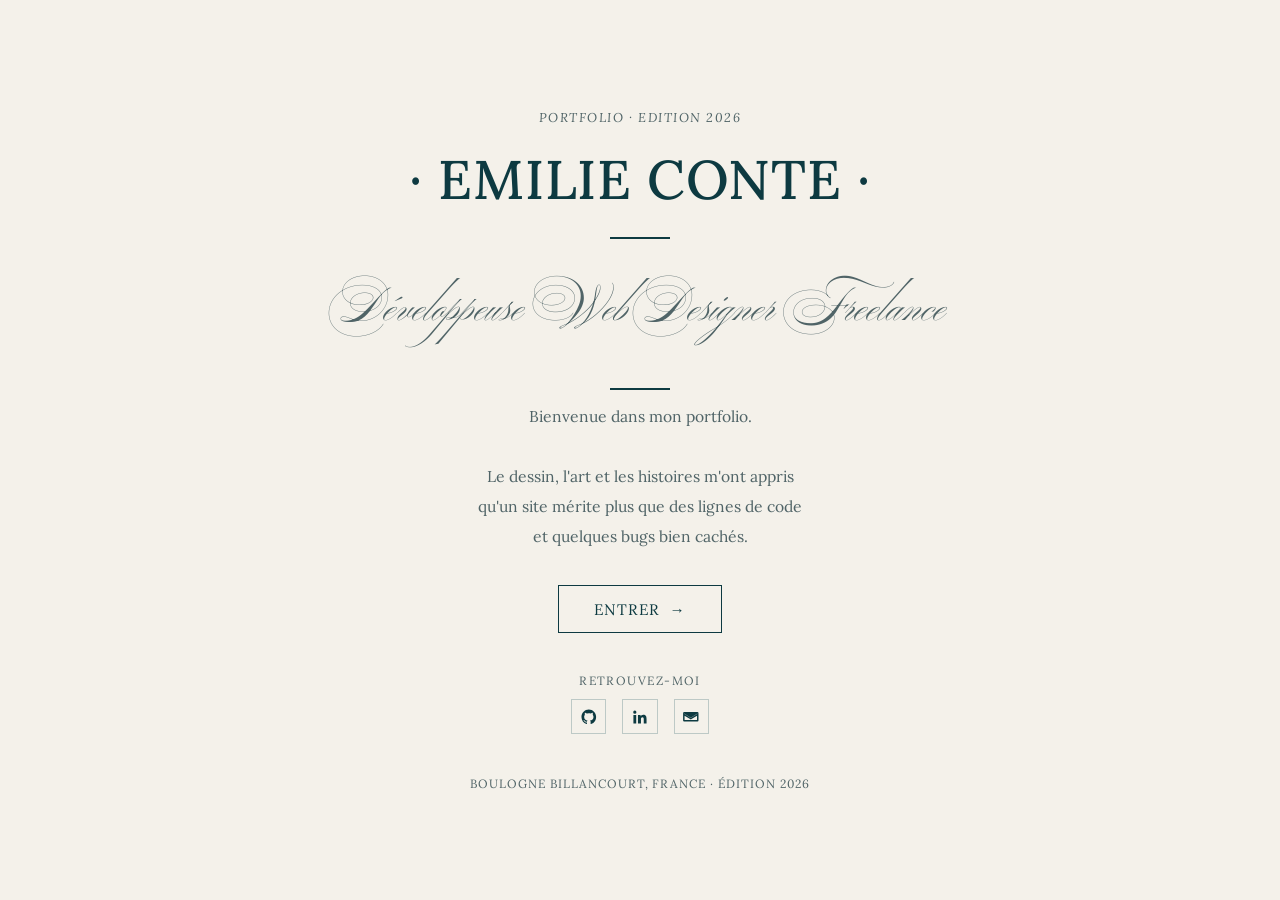
<file: index.html>
<!DOCTYPE html>
<html lang="fr">
<head>
<meta charset="UTF-8">
<meta name="viewport" content="width=device-width, initial-scale=1.0">
<title>Emilie Conte — Développeuse junior</title>
<link rel="preconnect" href="https://fonts.googleapis.com">
<link rel="preconnect" href="https://fonts.gstatic.com" crossorigin>
<link href="https://fonts.googleapis.com/css2?family=Ballet&family=Cormorant+Garamond:ital,wght@0,400;0,500;0,600;0,700;1,400&family=Lora:ital,wght@0,400;0,500;1,400&display=swap" rel="stylesheet">
<link rel="stylesheet" href="style.css">
</head>
<body class="corps-couverture">

<div class="livre">

  <!-- PAGE DE COUVERTURE (visible au départ) -->
  <section class="page page-couverture" id="coverPage">
    <div class="contenu-couverture">
      <p class="surtitre">Portfolio · Edition 2026</p>
      <h1 class="titre-principal">· EMILIE CONTE ·</h1>
      <div class="trait"></div>
      <p class="sous-titre sous-titre-couverture">Développeuse Web Designer Freelance</p>
      <p class="texte-couverture">
        <span class="trait trait-accroche" aria-hidden="true"></span>
        Bienvenue dans mon portfolio.<br>
		<br>
        Le dessin, l'art et les histoires m'ont appris<br>
        qu'un site mérite plus que des lignes de code<br>
        et quelques bugs bien cachés.<br>
      </p>
      <button class="bouton-entree" id="enterBtn">
        Entrer <span class="fleche">→</span>
      </button>
      <div class="reseaux-couverture">
        <p class="titre-reseaux">Retrouvez-moi</p>
        <div class="liens-reseaux">
          <a class="lien-reseau" href="https://github.com/Emiconte42" target="_blank" rel="noopener" aria-label="GitHub" title="GitHub">
            <svg viewBox="0 0 24 24" aria-hidden="true"><path d="M12 2C6.48 2 2 6.58 2 12.24c0 4.52 2.87 8.35 6.84 9.71.5.1.68-.22.68-.49v-1.7c-2.78.62-3.37-1.22-3.37-1.22-.46-1.19-1.11-1.5-1.11-1.5-.91-.64.07-.63.07-.63 1 .07 1.53 1.06 1.53 1.06.9 1.58 2.35 1.12 2.92.86.09-.67.35-1.12.64-1.38-2.22-.26-4.56-1.14-4.56-5.07 0-1.12.39-2.04 1.03-2.76-.1-.26-.45-1.31.1-2.72 0 0 .84-.28 2.75 1.05A9.2 9.2 0 0 1 12 7.13c.85 0 1.7.12 2.5.36 1.91-1.33 2.75-1.05 2.75-1.05.55 1.41.2 2.46.1 2.72.64.72 1.03 1.64 1.03 2.76 0 3.94-2.35 4.81-4.58 5.06.36.32.68.94.68 1.9v2.58c0 .27.18.59.69.49A10.25 10.25 0 0 0 22 12.24C22 6.58 17.52 2 12 2Z"/></svg>
          </a>
          <a class="lien-reseau" href="https://www.linkedin.com/in/emilieconte/" target="_blank" rel="noopener" aria-label="LinkedIn" title="LinkedIn">
            <svg viewBox="0 0 24 24" aria-hidden="true"><path d="M5.2 3.5a2.2 2.2 0 1 1 0 4.4 2.2 2.2 0 0 1 0-4.4ZM3.3 9.6h3.8V21H3.3V9.6Zm6.2 0h3.6v1.56h.05c.5-.95 1.73-1.95 3.56-1.95 3.8 0 4.5 2.5 4.5 5.75V21h-3.8v-5.36c0-1.28-.02-2.92-1.78-2.92-1.78 0-2.05 1.39-2.05 2.83V21H9.5V9.6Z"/></svg>
          </a>
          <a class="lien-reseau" href="mailto:emilieconte.pro@gmail.com" aria-label="Envoyer un e-mail" title="E-mail">
            <svg viewBox="0 0 24 24" aria-hidden="true"><path d="M3 5.5h18A1.5 1.5 0 0 1 22.5 7v10A1.5 1.5 0 0 1 21 18.5H3A1.5 1.5 0 0 1 1.5 17V7A1.5 1.5 0 0 1 3 5.5Zm0 2.1v.28l9 5.62 9-5.62V7.6l-9 5.62-9-5.62ZM3.5 16.5h17v-6.07l-8.07 5.04a.8.8 0 0 1-.86 0L3.5 10.43v6.07Z"/></svg>
          </a>
        </div>
      </div>
      <p class="pied-couverture">Boulogne Billancourt, France · Édition 2026</p>
    </div>
  </section>

  <!-- PAGE PORTFOLIO (glissée dessous, révélée par la rotation) -->
  <section class="page page-portfolio">
    <iframe src="portfolio.html" class="cadre-portfolio" title="Portfolio"></iframe>
  </section>

</div>

<script>
  const enterBtn = document.getElementById('enterBtn');
  const wrapper = document.querySelector('.livre');
  const isDirectReturn = new URLSearchParams(window.location.search).has('return');

  const playReturnAnimation = () => {
    if (isDirectReturn) {
      wrapper.classList.add('est-retour');
      return;
    }

    if (sessionStorage.getItem('returningToCover') !== '1') {
      return;
    }

    sessionStorage.removeItem('returningToCover');
    wrapper.classList.add('est-ouvert');
    void wrapper.offsetWidth;
    requestAnimationFrame(() => {
      wrapper.classList.remove('est-ouvert');
    });
  };

  playReturnAnimation();
  window.addEventListener('pageshow', playReturnAnimation);

  enterBtn.addEventListener('click', () => {
    wrapper.classList.remove('est-retour');
    wrapper.classList.add('est-ouvert');
    sessionStorage.setItem('returningToCover', '1');
    setTimeout(() => {
      window.location.href = 'portfolio.html';
    }, 950);
  });
</script>

</body>
</html>
</file>
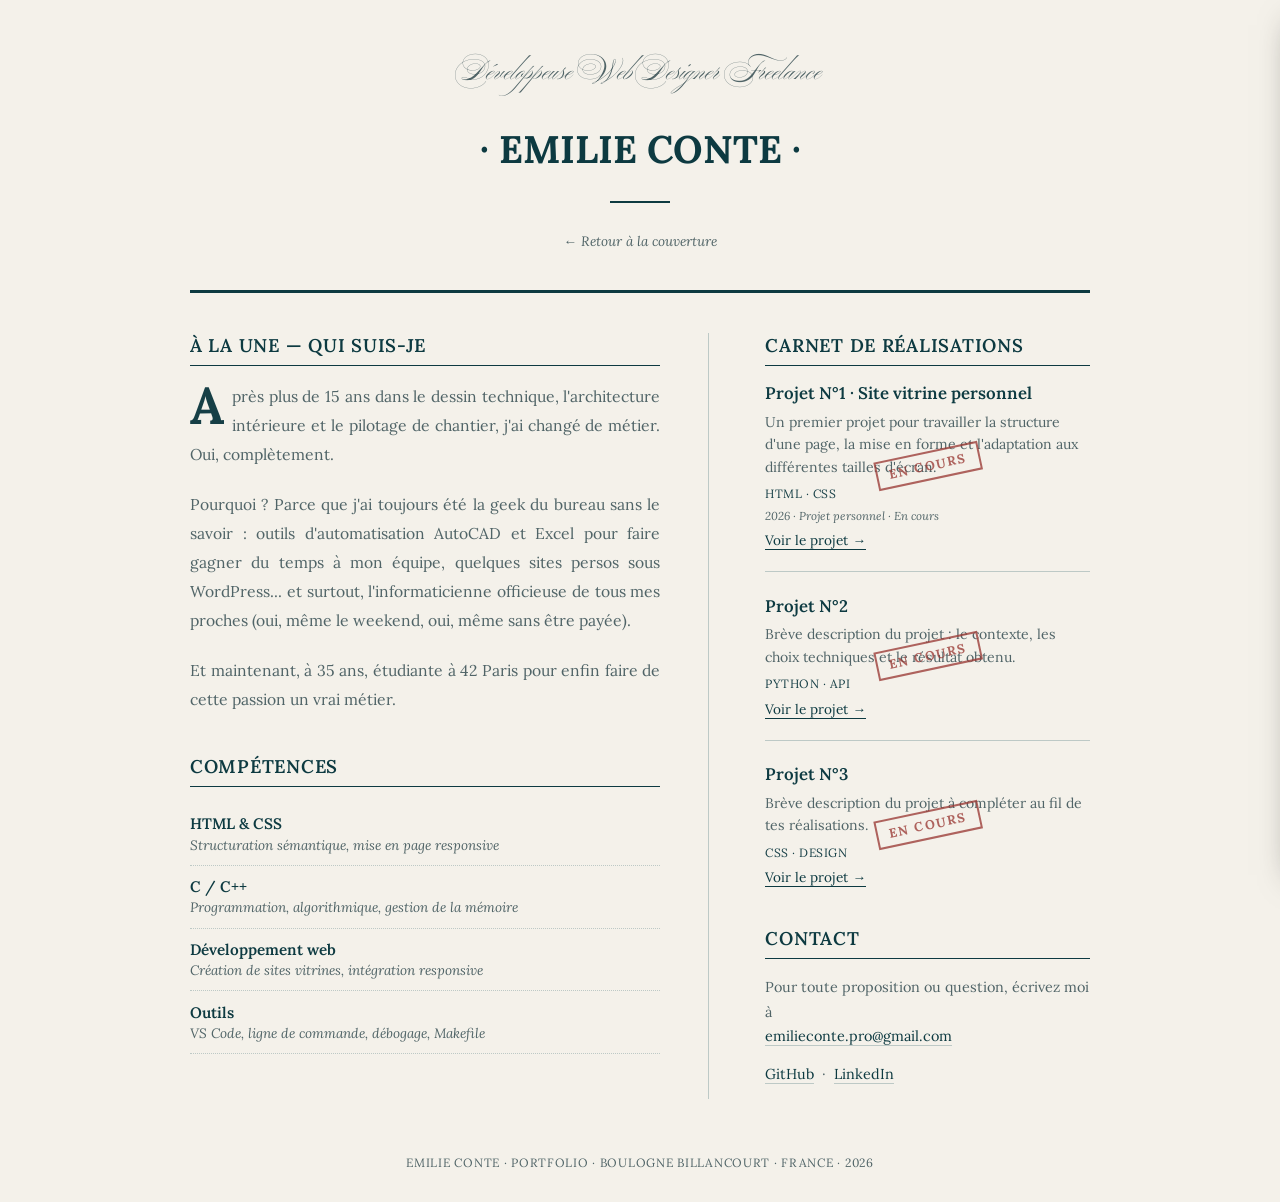
<file: portfolio.html>
<!DOCTYPE html>
<html lang="fr">
<head>
<meta charset="UTF-8">
<meta name="viewport" content="width=device-width, initial-scale=1.0">
<title>Portfolio — Emilie Conte</title>
<link rel="preconnect" href="https://fonts.googleapis.com">
<link rel="preconnect" href="https://fonts.gstatic.com" crossorigin>
<link href="https://fonts.googleapis.com/css2?family=Ballet&family=Cormorant+Garamond:ital,wght@0,400;0,500;0,600;0,700;1,400&family=Lora:ital,wght@0,400;0,500;1,400&display=swap" rel="stylesheet">
<link rel="stylesheet" href="style.css">
</head>
<body class="corps-portfolio">

<header class="en-tete-portfolio">
  <p class="surtitre surtitre-portfolio">Développeuse Web Designer Freelance</p>
  <h1 class="petit-titre">· EMILIE CONTE ·</h1>
  <div class="trait"></div>
  <nav class="navigation-portfolio">
    <a href="index.html" id="backToCover">← Retour à la couverture</a>
  </nav>
</header>

<main class="grille-portfolio">

  <!-- COLONNE PRINCIPALE : À PROPOS -->
  <article class="colonne colonne-principale">
    <h2 class="titre-section">À la une — Qui suis-je</h2>
    <p class="lettrine">
      Après plus de 15 ans dans le dessin technique, l'architecture intérieure et le pilotage de chantier, j'ai changé de métier. 
	  Oui, complètement.
    </p>
    <p>
      Pourquoi ? Parce que j'ai toujours été la geek du bureau sans le savoir : outils d'automatisation AutoCAD et Excel pour faire gagner du temps à mon équipe, quelques sites persos sous WordPress... et surtout, l'informaticienne officieuse de tous mes proches (oui, même le weekend, oui, même sans être payée).
    </p>
    <p>
      Et maintenant, à 35 ans, étudiante à 42 Paris pour enfin faire de cette passion un vrai métier.
    </p>

    <h2 class="titre-section titre-section--espaced">Compétences</h2>
    <ul class="liste-competences">
      <li><span class="nom-competence">HTML &amp; CSS</span><span class="description-competence">Structuration sémantique, mise en page responsive</span></li>
      <li><span class="nom-competence">C / C++</span><span class="description-competence">Programmation, algorithmique, gestion de la mémoire</span></li>
      <li><span class="nom-competence">Développement web</span><span class="description-competence">Création de sites vitrines, intégration responsive</span></li>
      <li><span class="nom-competence">Outils</span><span class="description-competence">VS Code, ligne de commande, débogage, Makefile</span></li>
    </ul>
  </article>

  <!-- COLONNE SECONDAIRE : PROJETS -->
  <aside class="colonne colonne-secondaire">
    <h2 class="titre-section">Carnet de réalisations</h2>

    <article class="projet">
      <span class="tampon-projet" aria-hidden="true">En cours</span>
      <h3 class="titre-projet">Projet N°1 · Site vitrine personnel</h3>
      <p class="description-projet">
        Un premier projet pour travailler la structure d'une page,
        la mise en forme et l'adaptation aux différentes tailles d'écran.
      </p>
      <p class="technologies-projet">HTML · CSS</p>
      <p class="statut-projet">2026 · Projet personnel · En cours</p>
      <a href="#" class="lien-projet" data-projet="1">Voir le projet →</a>
    </article>

    <div class="separateur"></div>

    <article class="projet">
      <span class="tampon-projet" aria-hidden="true">En cours</span>
      <h3 class="titre-projet">Projet N°2</h3>
      <p class="description-projet">
        Brève description du projet : le contexte, les choix techniques
        et le résultat obtenu.
      </p>
      <p class="technologies-projet">Python · API</p>
      <a href="#" class="lien-projet" data-projet="2">Voir le projet →</a>
    </article>

    <div class="separateur"></div>

    <article class="projet">
      <span class="tampon-projet" aria-hidden="true">En cours</span>
      <h3 class="titre-projet">Projet N°3</h3>
      <p class="description-projet">
        Brève description du projet à compléter au fil de tes réalisations.
      </p>
      <p class="technologies-projet">CSS · Design</p>
      <a href="#" class="lien-projet" data-projet="3">Voir le projet →</a>
    </article>

    <h2 class="titre-section titre-section--espaced">Contact</h2>
    <p class="texte-contact">
      Pour toute proposition ou question, écrivez moi à<br>
      <a href="mailto:emilieconte.pro@gmail.com" class="lien-contact">emilieconte.pro@gmail.com</a>
    </p>
    <p class="texte-contact">
      <a href="https://github.com/Emiconte42" class="lien-contact" target="_blank" rel="noopener">GitHub</a>
      &nbsp;·&nbsp;
      <a href="https://www.linkedin.com/in/emilieconte/" class="lien-contact" target="_blank" rel="noopener">LinkedIn</a>
    </p>
  </aside>

</main>

<footer class="pied-portfolio">
  <p>Emilie Conte · Portfolio · Boulogne Billancourt · France · 2026</p>
</footer>

<aside class="panneau-projet" aria-hidden="true">
  <button class="fermer-projet" type="button">← Retour aux projets</button>
  <p class="surtitre">Fiche de projet</p>
  <h2 class="titre-projet-detail"></h2>
  <p class="statut-projet-detail"></p>
  <div class="trait"></div>
  <p class="description-projet-detail"></p>
  <p class="technologies-projet-detail"></p>
</aside>

<script>
  const backToCover = document.getElementById('backToCover');
  const corpsPortfolio = document.querySelector('.corps-portfolio');
  const liensProjet = document.querySelectorAll('.lien-projet');
  const panneauProjet = document.querySelector('.panneau-projet');
  const fermerProjet = document.querySelector('.fermer-projet');
  const titreProjetDetail = document.querySelector('.titre-projet-detail');
  const statutProjetDetail = document.querySelector('.statut-projet-detail');
  const descriptionProjetDetail = document.querySelector('.description-projet-detail');
  const technologiesProjetDetail = document.querySelector('.technologies-projet-detail');
  let projetActif = null;

  const projets = {
    1: {
      titre: 'Projet N°1 · Site vitrine personnel',
      statut: '2026 · Projet personnel · En cours',
      description: 'Un premier projet pour travailler la structure d’une page, la mise en forme et l’adaptation aux différentes tailles d’écran.',
      technologies: 'HTML · CSS'
    },
    2: {
      titre: 'Projet N°2',
      statut: 'Projet d’apprentissage · En préparation',
      description: 'Un projet consacré à la découverte de la programmation et à la construction d’une logique solide, étape par étape.',
      technologies: 'C · C++ · Algorithmique'
    },
    3: {
      titre: 'Projet N°3',
      statut: 'Projet à venir',
      description: 'Un nouvel espace pour présenter une réalisation future, ses choix techniques et ce que j’aurai appris en la construisant.',
      technologies: 'À compléter'
    }
  };

  const afficherProjet = (numeroProjet) => {
    const projet = projets[numeroProjet];

    if (!projet) {
      return;
    }

    titreProjetDetail.textContent = projet.titre;
    statutProjetDetail.textContent = projet.statut;
    descriptionProjetDetail.textContent = projet.description;
    technologiesProjetDetail.textContent = projet.technologies;
    corpsPortfolio.classList.add('projet-ouvert');
    panneauProjet.setAttribute('aria-hidden', 'false');
    liensProjet.forEach((lienProjet) => {
      const estActif = lienProjet.dataset.projet === numeroProjet;
      lienProjet.textContent = estActif ? 'Fermer le projet ←' : 'Voir le projet →';
      lienProjet.classList.toggle('projet-actif', estActif);
    });
    projetActif = numeroProjet;
  };

  const fermerPanneauProjet = () => {
    corpsPortfolio.classList.remove('projet-ouvert');
    panneauProjet.setAttribute('aria-hidden', 'true');
    liensProjet.forEach((lienProjet) => {
      lienProjet.textContent = 'Voir le projet →';
      lienProjet.classList.remove('projet-actif');
    });
    projetActif = null;
  };

  liensProjet.forEach((lienProjet) => {
    lienProjet.addEventListener('click', (event) => {
      event.preventDefault();
      if (projetActif === lienProjet.dataset.projet) {
        fermerPanneauProjet();
        return;
      }

      afficherProjet(lienProjet.dataset.projet);
    });
  });

  fermerProjet.addEventListener('click', fermerPanneauProjet);

  backToCover.addEventListener('click', (event) => {
    event.preventDefault();

    const previousPage = document.referrer;
    const cameFromCover = previousPage && new URL(previousPage).pathname.endsWith('/index.html');

    if (cameFromCover) {
      window.history.back();
    } else {
      window.location.href = 'index.html?return=1';
    }
  });
</script>

</body>
</html>
</file>
<file: style.css>
/* ============================================
   PORTFOLIO — STYLE "JOURNAL ÉPURÉ"
   Palette : papier crème, encre anthracite, bleu nuit
   ============================================ */

:root {
  --paper: #f4f1ea;
  --paper-dark: #ece7db;
  --ink: #0d3a41;
  --ink-soft: #506467;
  --accent: #163f46;
  --rule: #bdc9c6;
  --serif: "Lora", Georgia, serif;
  --body-font: "Lora", Georgia, serif;
}

/* Réinitialisation et réglages communs */
* {
  margin: 0;
  padding: 0;
  box-sizing: border-box;
}

html, body {
  height: 100%;
}

/* Apparence générale des pages */
body {
  background: var(--paper);
  color: var(--ink);
  font-family: var(--body-font);
  -webkit-font-smoothing: antialiased;
}

/* ============================================
   PAGE DE COUVERTURE + EFFET LIVRE PLEIN ÉCRAN
   ============================================ */

.corps-couverture {
  height: 100vh;
  width: 100vw;
  overflow: hidden;
  background: var(--paper);
  margin: 0;
}

/* Conteneur de l'animation d'ouverture */
.livre {
  position: relative;
  width: 100vw;
  height: 100vh;
  perspective: 2400px;
}

/* Une page occupe toute la fenêtre */
.page {
  position: absolute;
  inset: 0;
  width: 100%;
  height: 100%;
  background: var(--paper);
}

/* Mise en place de la couverture */
.page-couverture {
  z-index: 2;
  transform-origin: left center;
  transform-style: preserve-3d;
  backface-visibility: hidden;
  transition: transform 0.95s cubic-bezier(0.65, 0, 0.35, 1);
  display: flex;
  align-items: center;
  justify-content: center;
  box-shadow: 4px 0 30px -10px rgba(43, 41, 37, 0.15);
}

/* Page portfolio affichée sous la couverture */
.page-portfolio {
  z-index: 1;
  overflow: hidden;
}

/* Cadre technique de la page portfolio */
.cadre-portfolio {
  width: 100%;
  height: 100%;
  border: none;
  display: block;
}

/* Animation d'ouverture et de retour */
.livre.est-ouvert .page-couverture {
  transform: rotateY(-150deg);
  box-shadow: 20px 0 50px -15px rgba(43, 41, 37, 0.4);
}

.livre.est-retour .page-couverture {
  animation: return-cover 0.95s cubic-bezier(0.65, 0, 0.35, 1) forwards;
}

@keyframes return-cover {
  from {
    transform: rotateY(-150deg);
  }
  to {
    transform: rotateY(0);
  }
}

/* Contenu et typographie de la couverture */

.contenu-couverture {
  text-align: center;
  padding: 3rem 3rem;
  width: 100%;
  max-width: 7000px;
}

.surtitre {
  font-family: var(--body-font);
  font-style: italic;
  font-size: 0.8rem;
  letter-spacing: 0.12em;
  text-transform: uppercase;
  color: var(--ink-soft);
  margin-bottom: 1.5rem;
}

/* Surtitre calligraphique du portfolio */
.surtitre-portfolio {
  font-family: "Ballet", cursive;
  font-size: 1.7rem;
  font-style: normal;
  letter-spacing: 0;
  text-transform: none;
}

/* Nom affiché en titre principal */
.titre-principal {
  display: block;
  width: 100%;
  font-family: "Lora", Georgia, serif;
  font-weight: 500;
  font-size: clamp(2.2rem, 8vw, 3.4rem);
  letter-spacing: 0.015em;
  color: var(--ink);
  line-height: 1.1;
  text-align: center;
  white-space: nowrap;
}

/* Petit trait décoratif */
.trait {
  width: 60px;
  height: 2px;
  background: var(--ink);
  margin: 1.7rem auto;
}

.trait-accroche {
  display: block;
  margin: 0.8rem auto;
}

.sous-titre {
  font-family: "Cormorant Garamond", Georgia, serif;
  font-style: normal;
  font-weight: 500;
  font-size: 1.05rem;
  color: var(--ink-soft);
  margin-bottom: 1.9rem;
}

/* Sous-titre calligraphique de la couverture */
.sous-titre-couverture {
  font-family: "Ballet", cursive;
  font-size: clamp(1.8rem, 5vw, 3rem);
  font-weight: 400;
  letter-spacing: 0;
}

.texte-couverture {
  font-size: 0.98rem;
  line-height: 1.9;
  color: var(--ink-soft);
  margin-bottom: 1.8rem;
}

.bouton-entree {
  display: inline-block;
  font-family: var(--body-font);
  font-size: 0.95rem;
  letter-spacing: 0.06em;
  text-transform: uppercase;
  background: transparent;
  border: 1px solid var(--ink);
  color: var(--ink);
  padding: 0.85rem 2.2rem;
  cursor: pointer;
  margin-top: 0.3rem;
  transition: background 0.3s ease, color 0.3s ease;
}

/* État au survol du bouton */
.bouton-entree:hover {
  background: var(--ink);
  color: var(--paper);
}

.fleche {
  display: inline-block;
  margin-left: 0.3rem;
  transition: transform 0.3s ease;
}

.bouton-entree:hover .fleche {
  transform: translateX(4px);
}

/* Liens sociaux de la couverture */
.reseaux-couverture {
  margin-top: 2.5rem;
}

.titre-reseaux {
  margin-bottom: 0.7rem;
  color: var(--ink-soft);
  font-size: 0.75rem;
  letter-spacing: 0.12em;
  text-transform: uppercase;
}

.liens-reseaux {
  display: flex;
  justify-content: center;
  gap: 1rem;
}

.lien-reseau {
  display: grid;
  width: 2.2rem;
  height: 2.2rem;
  place-items: center;
  color: var(--ink);
  border: 1px solid var(--rule);
  transition: background 0.25s ease, color 0.25s ease, transform 0.25s ease;
}

.lien-reseau:hover,
.lien-reseau:focus-visible {
  background: var(--ink);
  color: var(--paper);
  transform: translateY(-3px);
}

.lien-reseau svg {
  width: 1.1rem;
  height: 1.1rem;
  fill: currentColor;
}

.pied-couverture {
  font-family: var(--serif);
  margin-top: 2.6rem;
  font-size: 0.75rem;
  letter-spacing: 0.08em;
  text-transform: uppercase;
  color: var(--ink-soft);
}

/* ============================================
  PAGE PORTFOLIO
  ============================================ */

/* Fond, hauteur et marges de la page */
.corps-portfolio {
  --largeur-panneau: min(58vw, 760px);
  --largeur-gauche-ouverte: min(800px, calc(100vw - var(--largeur-panneau) - 6rem));
  position: relative;
  background: var(--paper);
  height: auto;
  min-height: 100vh;
  padding: 3rem 3rem 2rem;
  overflow-x: hidden;
}

/* En-tête et navigation */
.en-tete-portfolio {
  position: relative;
  z-index: 1;
  text-align: center;
  max-width: 900px;
  margin: 0 auto 2.5rem;
  transition: transform 0.7s cubic-bezier(0.65, 0, 0.35, 1);
}

.petit-titre {
  font-family: var(--serif);
  font-weight: 700;
  font-size: clamp(1.8rem, 4vw, 2.4rem);
  color: var(--ink);
}

.navigation-portfolio {
  margin-top: 1rem;
}

.navigation-portfolio a {
  font-family: var(--body-font);
  font-style: italic;
  font-size: 0.85rem;
  color: var(--ink-soft);
  text-decoration: none;
  border-bottom: 1px solid transparent;
  transition: border-color 0.25s ease;
}

.navigation-portfolio a:hover {
  border-color: var(--ink-soft);
}

/* Organisation des deux colonnes */
.grille-portfolio {
  max-width: 900px;
  margin: 0 auto;
  display: grid;
  grid-template-columns: 1.6fr 1fr;
  gap: 3.5rem;
  border-top: 3px solid var(--ink);
  padding-top: 2.5rem;
  transition: transform 0.7s cubic-bezier(0.65, 0, 0.35, 1);
}

/* Séparateur de la colonne principale */
.colonne-principale {
  border-right: 1px solid var(--rule);
  padding-right: 3rem;
}

/* Titres des rubriques */
.titre-section {
  font-family: var(--serif);
  font-weight: 600;
  font-size: 1.15rem;
  text-transform: uppercase;
  letter-spacing: 0.04em;
  color: var(--ink);
  margin-bottom: 1rem;
  border-bottom: 1px solid var(--ink);
  padding-bottom: 0.5rem;
}

.titre-section--espaced {
  margin-top: 2.5rem;
}

.lettrine::first-letter {
  font-family: var(--serif);
  font-size: 3.2rem;
  font-weight: 700;
  float: left;
  line-height: 0.85;
  margin-right: 0.5rem;
  margin-top: 0.1rem;
  color: var(--accent);
}

.colonne-principale p {
  font-size: 0.98rem;
  line-height: 1.85;
  color: var(--ink-soft);
  margin-bottom: 1.3rem;
  text-align: justify;
}

/* Liste des compétences */
.liste-competences {
  list-style: none;
}

.liste-competences li {
  padding: 0.7rem 0;
  border-bottom: 1px dotted var(--rule);
  display: flex;
  flex-direction: column;
  gap: 0.15rem;
}

.nom-competence {
  font-family: var(--serif);
  font-weight: 600;
  font-size: 0.95rem;
  color: var(--ink);
}

.description-competence {
  font-size: 0.85rem;
  color: var(--ink-soft);
  font-style: italic;
}

/* Colonne latérale : projets */

.projet {
  position: relative;
  margin-bottom: 1.2rem;
}

/* Tampon indiquant un projet non terminé */
.tampon-projet {
  position: absolute;
  z-index: 1;
  top: 50%;
  left: 50%;
  padding: 0.25rem 0.7rem;
  border: 2px solid #9b3b36;
  color: #9b3b36;
  font-family: var(--body-font);
  font-size: 0.8rem;
  font-weight: 700;
  letter-spacing: 0.12em;
  text-transform: uppercase;
  transform: translate(-50%, -50%) rotate(-12deg);
  opacity: 0.78;
  pointer-events: none;
  white-space: nowrap;
}

.titre-projet {
  font-family: var(--serif);
  font-weight: 600;
  font-size: 1.05rem;
  color: var(--ink);
  margin-bottom: 0.4rem;
}

.description-projet {
  font-size: 0.88rem;
  line-height: 1.6;
  color: var(--ink-soft);
  margin-bottom: 0.5rem;
}

.technologies-projet {
  font-size: 0.75rem;
  letter-spacing: 0.04em;
  text-transform: uppercase;
  color: var(--accent);
  margin-bottom: 0.4rem;
}

.statut-projet {
  margin-bottom: 0.4rem;
  color: var(--ink-soft);
  font-size: 0.72rem;
  font-style: italic;
}

.lien-projet {
  font-size: 0.85rem;
  color: var(--ink);
  text-decoration: none;
  border-bottom: 1px solid var(--ink);
}

.lien-projet:hover {
  color: var(--accent);
  border-color: var(--accent);
}

/* Panneau de détail affiché à droite */
.panneau-projet {
  position: fixed;
  z-index: 3;
  top: 0;
  right: 0;
  width: var(--largeur-panneau);
  min-height: 100vh;
  padding: 3rem clamp(1.5rem, 5vw, 4rem);
  background: var(--paper);
  border-left: 1px solid var(--rule);
  box-shadow: -12px 0 30px -25px rgba(43, 41, 37, 0.5);
  transform: translateX(100%);
  transition: transform 0.7s cubic-bezier(0.65, 0, 0.35, 1);
}

.projet-ouvert .en-tete-portfolio,
.projet-ouvert .grille-portfolio {
  width: var(--largeur-gauche-ouverte);
  max-width: none;
  margin-left: calc((100vw - var(--largeur-panneau) - 6rem - var(--largeur-gauche-ouverte)) / 2);
  margin-right: 0;
  transform: none;
}

.projet-ouvert .grille-portfolio {
  grid-template-columns: 1.2fr 1fr;
  gap: 1.5rem;
}

.projet-ouvert .pied-portfolio {
  width: var(--largeur-gauche-ouverte);
  margin-left: calc((100vw - var(--largeur-panneau) - 6rem - var(--largeur-gauche-ouverte)) / 2);
  margin-right: 0;
  transform: none;
}

.projet-ouvert .panneau-projet {
  transform: translateX(0);
}

.fermer-projet {
  margin-bottom: 4rem;
  padding: 0;
  border: 0;
  background: transparent;
  color: var(--ink-soft);
  font: italic 0.85rem var(--body-font);
  cursor: pointer;
}

.fermer-projet:hover {
  color: var(--ink);
}

.titre-projet-detail {
  margin-bottom: 0.6rem;
  font: 600 1.8rem var(--serif);
  color: var(--ink);
}

.statut-projet-detail,
.technologies-projet-detail {
  color: var(--accent);
  font-size: 0.78rem;
  letter-spacing: 0.05em;
  text-transform: uppercase;
}

.description-projet-detail {
  color: var(--ink-soft);
  font-size: 1rem;
  line-height: 1.8;
}

/* Séparateurs entre les projets */
.separateur {
  height: 1px;
  background: var(--rule);
  margin: 1.4rem 0;
}

/* Coordonnées et liens de contact */
.texte-contact {
  font-size: 0.9rem;
  line-height: 1.7;
  color: var(--ink-soft);
  margin-bottom: 0.8rem;
}

.lien-contact {
  color: var(--ink);
  text-decoration: none;
  border-bottom: 1px solid var(--rule);
}

.lien-contact:hover {
  border-color: var(--ink);
}

/* Texte placé sous le contenu */
.pied-portfolio {
  text-align: center;
  margin-top: 3.5rem;
  font-size: 0.75rem;
  letter-spacing: 0.06em;
  text-transform: uppercase;
  color: var(--ink-soft);
}

/* ============================================
   RESPONSIVE
   ============================================ */

@media (max-width: 720px) {
  .grille-portfolio {
    grid-template-columns: 1fr;
  }
  .colonne-principale {
    border-right: none;
    padding-right: 0;
    border-bottom: 1px solid var(--rule);
    padding-bottom: 2rem;
    margin-bottom: 1rem;
  }
  .contenu-couverture {
    padding: 2rem 1.5rem;
  }

  .panneau-projet {
    width: 100%;
  }

  .projet-ouvert .en-tete-portfolio,
  .projet-ouvert .grille-portfolio {
    width: 100%;
    max-width: none;
    margin-left: 0;
    margin-right: 0;
    transform: translateX(-100%);
  }

}
</file>
